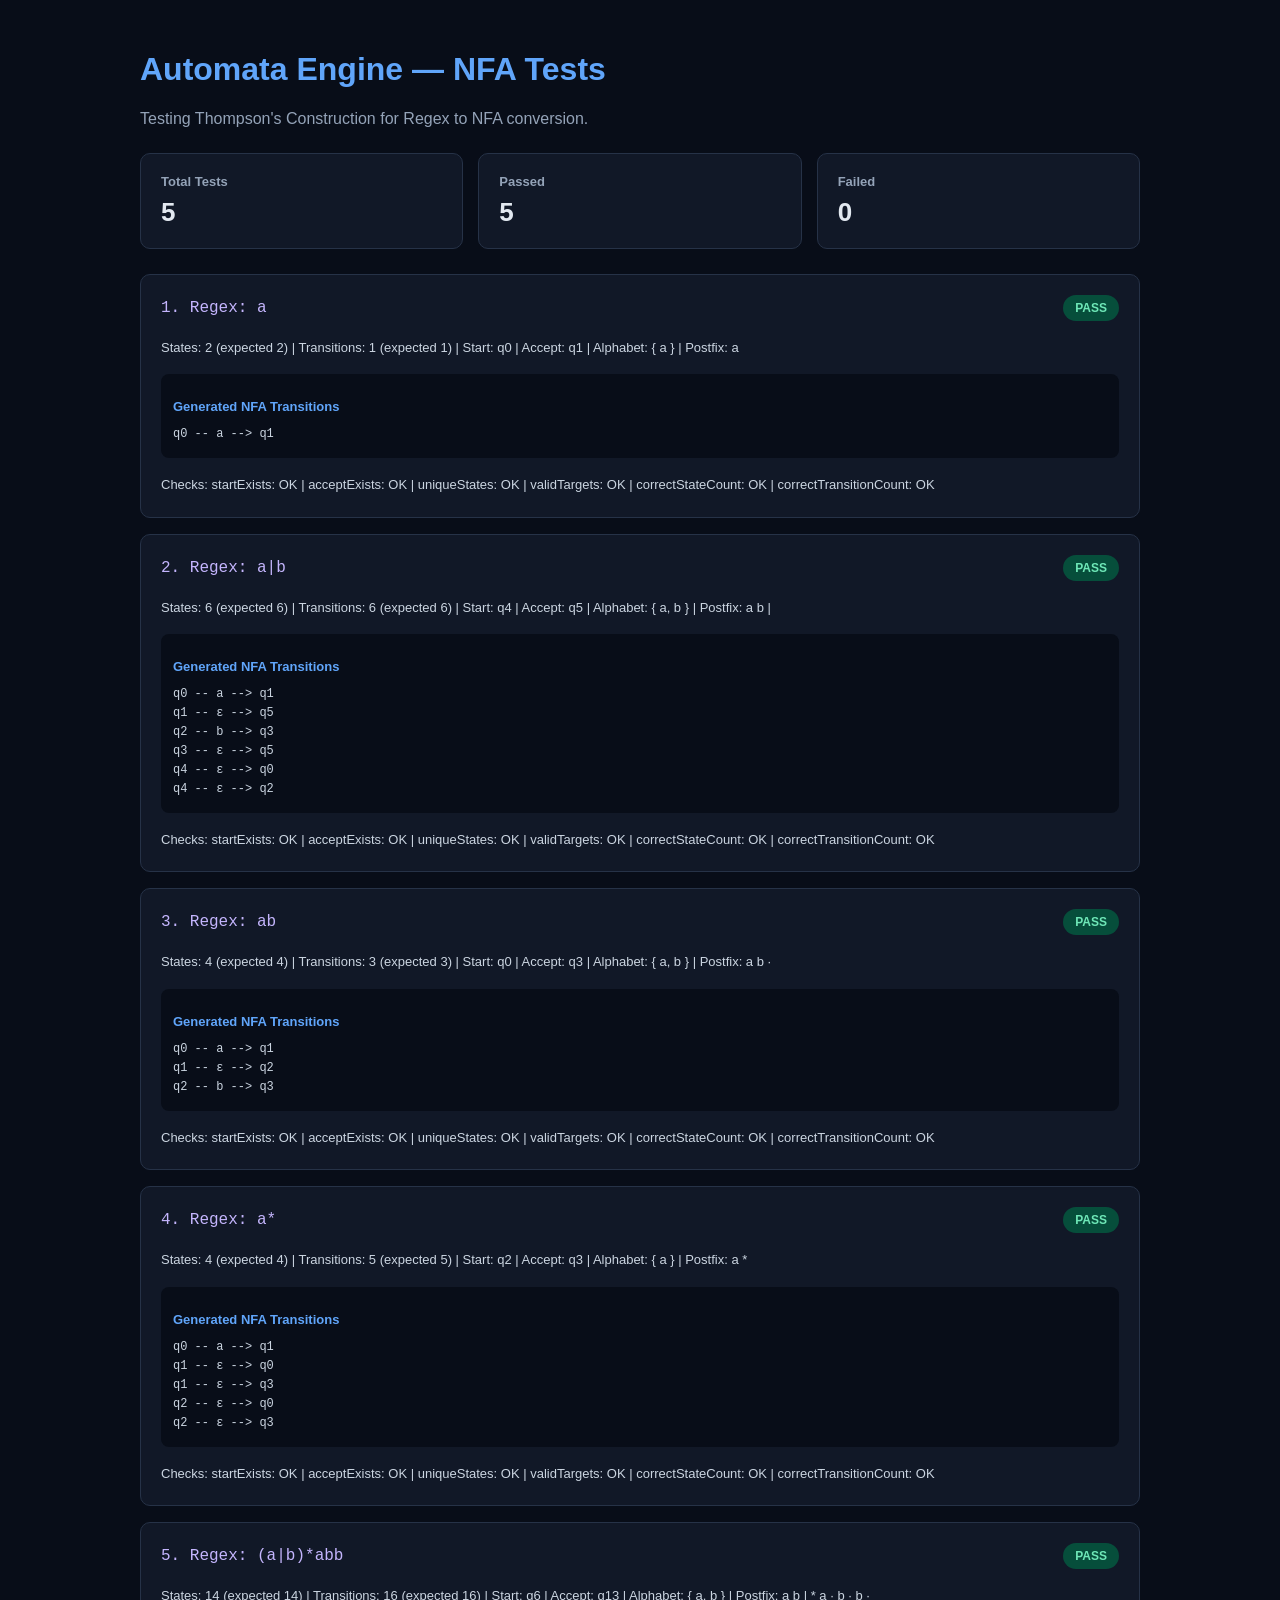
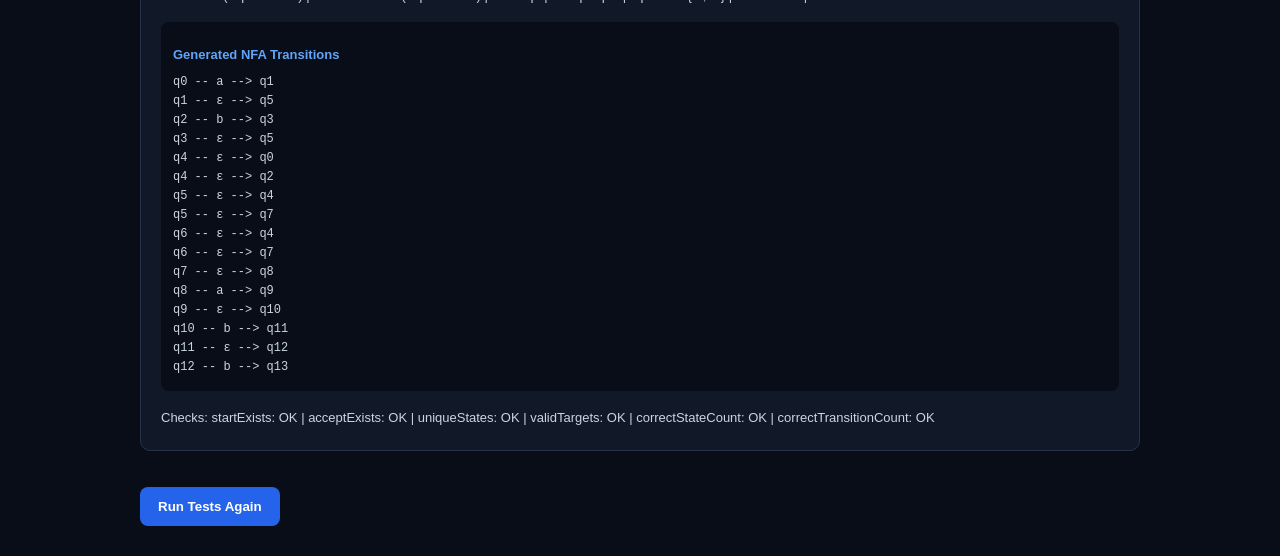
<file: frontend/automata-engine.html>
<!DOCTYPE html>
<html lang="en">
<head>
    <meta charset="UTF-8">
    <meta name="viewport" content="width=device-width, initial-scale=1.0">
    <title>CyberTrace - NFA Engine Tests</title>

    <style>
        * {
            box-sizing: border-box;
        }

        body {
            margin: 0;
            padding: 30px;
            background: #080d18;
            color: #e2e8f0;
            font-family: Arial, sans-serif;
        }

        .container {
            max-width: 1000px;
            margin: auto;
        }

        h1 {
            color: #60a5fa;
        }

        .subtitle {
            color: #94a3b8;
            margin-bottom: 25px;
        }

        .summary {
            display: flex;
            gap: 15px;
            flex-wrap: wrap;
            margin-bottom: 25px;
        }

        .summary-card {
            flex: 1;
            min-width: 150px;
            padding: 20px;
            background: #111827;
            border: 1px solid #263247;
            border-radius: 10px;
        }

        .summary-card h2 {
            margin: 0 0 8px;
            font-size: 13px;
            color: #94a3b8;
        }

        .summary-card p {
            margin: 0;
            font-size: 26px;
            font-weight: bold;
        }

        .test-card {
            margin-bottom: 16px;
            padding: 20px;
            background: #111827;
            border: 1px solid #263247;
            border-radius: 10px;
        }

        .test-header {
            display: flex;
            justify-content: space-between;
            gap: 15px;
            align-items: center;
            flex-wrap: wrap;
        }

        .pattern {
            color: #c4b5fd;
            font-family: monospace;
            font-size: 16px;
        }

        .status {
            padding: 6px 12px;
            border-radius: 20px;
            font-size: 12px;
            font-weight: bold;
        }

        .pass {
            background: #064e3b;
            color: #6ee7b7;
        }

        .fail {
            background: #7f1d1d;
            color: #fca5a5;
        }

        .details {
            margin-top: 15px;
            color: #cbd5e1;
            font-size: 13px;
            line-height: 1.8;
        }

        .transitions {
            margin-top: 15px;
            padding: 12px;
            background: #080d18;
            border-radius: 8px;
            overflow-x: auto;
        }

        .transitions h3 {
            font-size: 13px;
            color: #60a5fa;
        }

        .transition-line {
            font-family: monospace;
            font-size: 12px;
            color: #cbd5e1;
            margin: 5px 0;
            white-space: nowrap;
        }

        .error-text {
            color: #fca5a5;
        }

        .rerun-button {
            margin-top: 20px;
            padding: 12px 18px;
            background: #2563eb;
            color: white;
            border: none;
            border-radius: 8px;
            cursor: pointer;
            font-weight: bold;
        }

        .rerun-button:hover {
            background: #1d4ed8;
        }
    </style>
</head>

<body>
    <div class="container">
        <h1>Automata Engine — NFA Tests</h1>
        <p class="subtitle">
            Testing Thompson's Construction for Regex to NFA conversion.
        </p>

        <div class="summary">
            <div class="summary-card">
                <h2>Total Tests</h2>
                <p id="totalTests">0</p>
            </div>

            <div class="summary-card">
                <h2>Passed</h2>
                <p id="passedTests">0</p>
            </div>

            <div class="summary-card">
                <h2>Failed</h2>
                <p id="failedTests">0</p>
            </div>
        </div>

        <div id="testResults"></div>

        <button class="rerun-button" onclick="runTests()">
            Run Tests Again
        </button>
    </div>

    <script src="js/automata-engine.js"></script>

    <script>
        const testCases = [
            {
                pattern: "a",
                expectedStates: 2,
                expectedTransitions: 1
            },
            {
                pattern: "a|b",
                expectedStates: 6,
                expectedTransitions: 6
            },
            {
                pattern: "ab",
                expectedStates: 4,
                expectedTransitions: 3
            },
            {
                pattern: "a*",
                expectedStates: 4,
                expectedTransitions: 5
            },
            {
                pattern: "(a|b)*abb",
                expectedStates: 14,
                expectedTransitions: 16
            }
        ];

        function validateNFA(nfa, test) {
            const stateIds = nfa.states.map(state => state.id);
            const uniqueIds = new Set(stateIds);

            const startExists = uniqueIds.has(nfa.startState);
            const acceptExists = uniqueIds.has(nfa.acceptState);
            const uniqueStates = uniqueIds.size === nfa.states.length;

            const validTargets = nfa.states.every(state =>
                state.transitions.every(transition =>
                    uniqueIds.has(transition.to)
                )
            );

            const correctStateCount =
                nfa.stateCount === test.expectedStates;

            const correctTransitionCount =
                nfa.transitionCount === test.expectedTransitions;

            return {
                passed:
                    startExists &&
                    acceptExists &&
                    uniqueStates &&
                    validTargets &&
                    correctStateCount &&
                    correctTransitionCount,
                checks: {
                    startExists,
                    acceptExists,
                    uniqueStates,
                    validTargets,
                    correctStateCount,
                    correctTransitionCount
                }
            };
        }

        function createElement(tag, className, text) {
            const element = document.createElement(tag);

            if (className) {
                element.className = className;
            }

            if (text !== undefined) {
                element.textContent = text;
            }

            return element;
        }

        function displayTest(test, index, nfa, validation, error) {
            const card = createElement("div", "test-card");

            const header = createElement("div", "test-header");

            const pattern = createElement(
                "span",
                "pattern",
                `${index + 1}. Regex: ${test.pattern}`
            );

            const status = createElement(
                "span",
                `status ${validation.passed ? "pass" : "fail"}`,
                validation.passed ? "PASS" : "FAIL"
            );

            header.append(pattern, status);
            card.appendChild(header);

            const details = createElement("div", "details");

            if (error) {
                details.className = "details error-text";
                details.textContent = "Error: " + error;
                card.appendChild(details);
                return card;
            }

            details.textContent =
                `States: ${nfa.stateCount} (expected ${test.expectedStates}) | ` +
                `Transitions: ${nfa.transitionCount} (expected ${test.expectedTransitions}) | ` +
                `Start: q${nfa.startState} | Accept: q${nfa.acceptState} | ` +
                `Alphabet: { ${nfa.alphabet.join(", ")} } | ` +
                `Postfix: ${nfa.postfix}`;

            card.appendChild(details);

            const transitionBox = createElement(
                "div",
                "transitions"
            );

            transitionBox.appendChild(
                createElement("h3", "", "Generated NFA Transitions")
            );

            nfa.states.forEach(state => {
                state.transitions.forEach(transition => {
                    const symbol = transition.symbol === "ε"
                        ? "ε"
                        : transition.symbol;

                    const line = createElement(
                        "div",
                        "transition-line",
                        `q${state.id} -- ${symbol} --> q${transition.to}`
                    );

                    transitionBox.appendChild(line);
                });
            });

            card.appendChild(transitionBox);

            const checkBox = createElement("div", "details");
            checkBox.textContent =
                "Checks: " +
                Object.entries(validation.checks)
                    .map(([name, passed]) =>
                        `${name}: ${passed ? "OK" : "FAILED"}`
                    )
                    .join(" | ");

            card.appendChild(checkBox);

            return card;
        }

        function runTests() {
            const resultsContainer = document.getElementById("testResults");

            resultsContainer.replaceChildren();

            let passed = 0;
            let failed = 0;

            testCases.forEach((test, index) => {
                let nfa = null;
                let validation = {
                    passed: false,
                    checks: {}
                };
                let error = null;

                try {
                    nfa = AutomataEngine.convertRegexToNFA(test.pattern);
                    validation = validateNFA(nfa, test);

                    if (validation.passed) {
                        passed++;
                    } else {
                        failed++;
                    }
                } catch (err) {
                    failed++;
                    error = err.message;
                }

                resultsContainer.appendChild(
                    displayTest(test, index, nfa, validation, error)
                );
            });

            document.getElementById("totalTests").textContent =
                testCases.length;

            document.getElementById("passedTests").textContent =
                passed;

            document.getElementById("failedTests").textContent =
                failed;
        }

        runTests();
    </script>
</body>
</html>
</file>
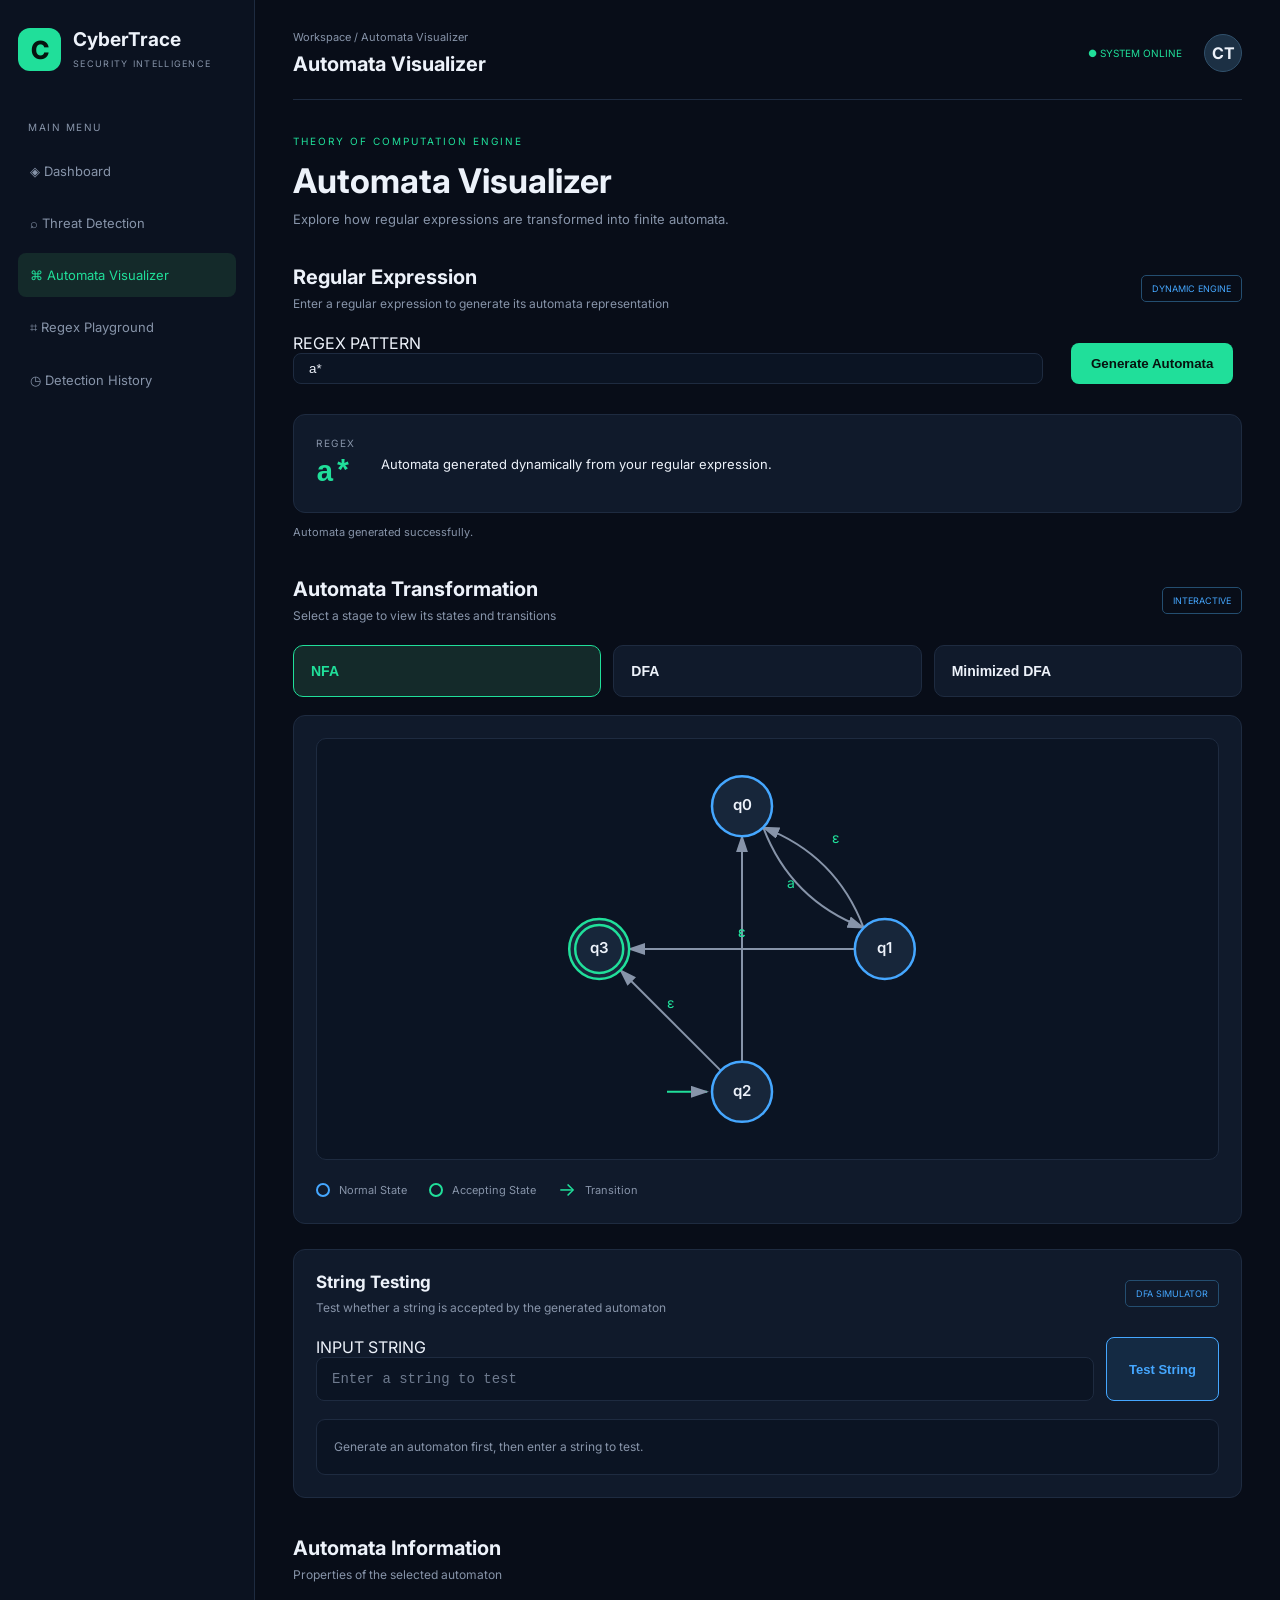
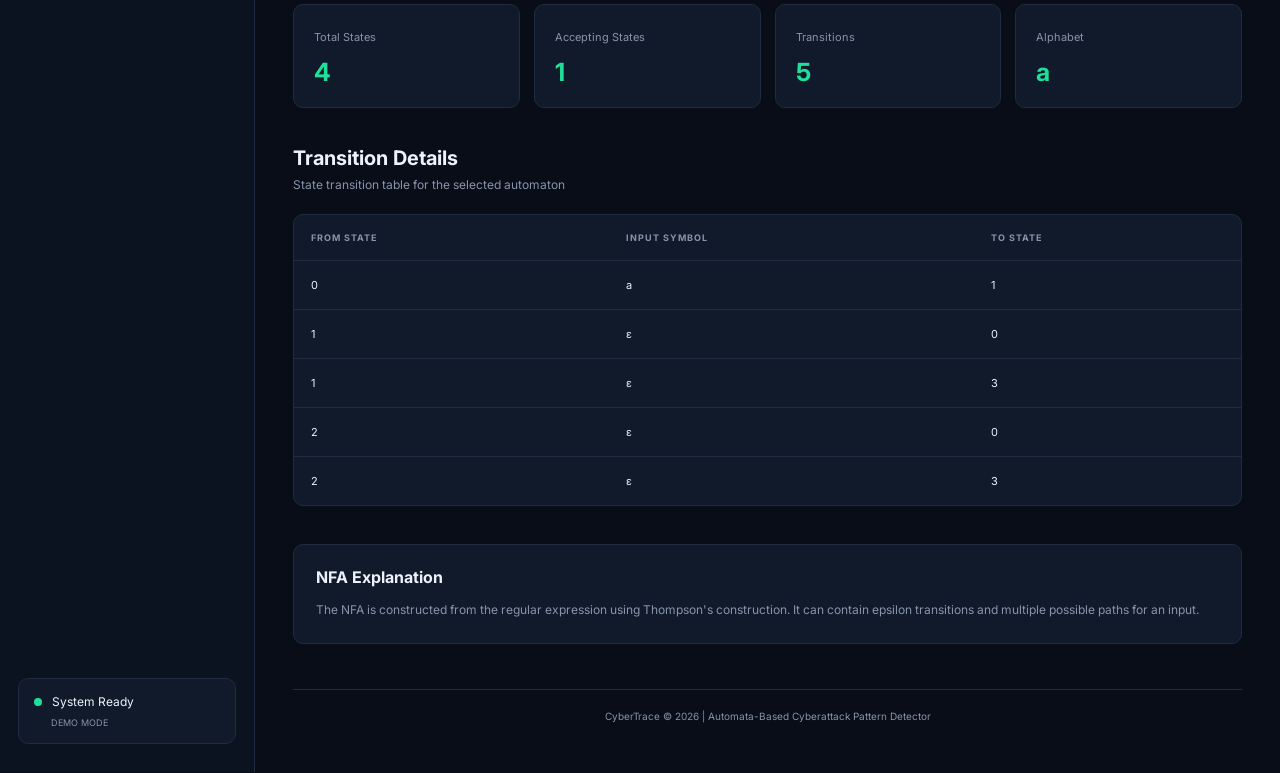
<file: frontend/automata.html>
<!DOCTYPE html>
<html lang="en">

<head>
    <meta charset="UTF-8">
    <meta name="viewport" content="width=device-width, initial-scale=1.0">
    <title>CyberTrace | Automata Visualizer</title>
    <link rel="stylesheet" href="css/style.css">
    <link rel="stylesheet" href="css/automata.css">
</head>

<body>

<div class="app">

    <aside class="sidebar">

        <div class="brand">
            <div class="brand-icon">C</div>
            <div>
                <h2>CyberTrace</h2>
                <span>SECURITY INTELLIGENCE</span>
            </div>
        </div>

        <div class="nav-label">MAIN MENU</div>

        <nav>
            <a href="index.html" class="nav-link">◈ Dashboard</a>
            <a href="index.html" class="nav-link">⌕ Threat Detection</a>
            <a href="automata.html" class="nav-link active">⌘ Automata Visualizer</a>
            <a href="index.html#regex" class="nav-link">⌗ Regex Playground</a>
            <a href="#" class="nav-link">◷ Detection History</a>
        </nav>

        <div class="sidebar-bottom">
            <div class="system-status">
                <span class="status-dot"></span>
                System Ready
                <small>DEMO MODE</small>
            </div>
        </div>

    </aside>

    <main class="main-content">

        <header class="topbar">
            <div>
                <p class="breadcrumb">Workspace / Automata Visualizer</p>
                <h2>Automata Visualizer</h2>
            </div>

            <div class="topbar-right">
                <span class="online-indicator">● SYSTEM ONLINE</span>
                <div class="profile">CT</div>
            </div>
        </header>

        <section class="automata-welcome">
            <p class="eyebrow">THEORY OF COMPUTATION ENGINE</p>
            <h1>Automata Visualizer</h1>
            <p>Explore how regular expressions are transformed into finite automata.</p>
        </section>

        <!-- REGEX INPUT -->

        <section class="section regex-input-section">

            <div class="section-heading">
                <div>
                    <h2>Regular Expression</h2>
                    <p>Enter a regular expression to generate its automata representation</p>
                </div>
                <span class="demo-tag">DYNAMIC ENGINE</span>
            </div>

            <div class="regex-controls">

                <div class="regex-input-wrapper">
                    <label for="regexInput">REGEX PATTERN</label>

                    <input
                        type="text"
                        id="regexInput"
                        value="a*"
                        placeholder="Enter regex (e.g. (a|b)*abb)"
                        autocomplete="off"
                        spellcheck="false"
                    >
                </div>

                <button id="generateAutomataBtn" class="scan-button" type="button">
                    Generate Automata
                </button>

            </div>

            <div class="regex-display">
                <div class="regex-value">
                    <span>REGEX</span>
                    <strong id="regexValue">a*</strong>
                </div>

                <div class="regex-description" id="regexDescription">
                    Enter a regular expression and generate its NFA, DFA and minimized DFA.
                </div>
            </div>

            <p class="automata-note" id="automataStatus" role="status">
                Ready to generate automata.
            </p>

        </section>

        <!-- AUTOMATA TRANSFORMATION -->

        <section class="section">

            <div class="section-heading">
                <div>
                    <h2>Automata Transformation</h2>
                    <p>Select a stage to view its states and transitions</p>
                </div>
                <span class="demo-tag">INTERACTIVE</span>
            </div>

            <div class="automata-tabs">

                <button class="automata-tab active" data-type="nfa" type="button">
                    NFA
                </button>

                <button class="automata-tab" data-type="dfa" type="button">
                    DFA
                </button>

                <button class="automata-tab" data-type="minimized" type="button">
                    Minimized DFA
                </button>

            </div>

            <div class="automata-panel">

                <div class="automata-canvas" id="automataCanvas">
                </div>

                <div class="automata-legend">
                    <div>
                        <span class="legend-state normal-state"></span>
                        Normal State
                    </div>

                    <div>
                        <span class="legend-state accepting-state"></span>
                        Accepting State
                    </div>

                    <div>
                        <span class="legend-arrow">→</span>
                        Transition
                    </div>
                </div>

            </div>

        </section>

        <!-- STRING TESTING -->

        <section class="section string-testing-section">

            <div class="section-heading">
                <div>
                    <h2>String Testing</h2>
                    <p>Test whether a string is accepted by the generated automaton</p>
                </div>
                <span class="demo-tag">DFA SIMULATOR</span>
            </div>

            <div class="string-test-controls">

                <div class="string-input-wrapper">
                    <label for="testStringInput">INPUT STRING</label>

                    <input
                        type="text"
                        id="testStringInput"
                        placeholder="Enter a string to test"
                        autocomplete="off"
                        spellcheck="false"
                    >
                </div>

                <button id="testStringBtn" class="scan-button" type="button">
                    Test String
                </button>

            </div>

            <div id="stringTestResult" class="string-test-result" role="status">
                <p>Generate an automaton first, then enter a string to test.</p>
            </div>

            <div id="stringTraceSection" class="string-trace-section">

                <h3>Transition Trace</h3>

                <div id="stringTrace" class="string-trace">
                </div>

            </div>

        </section>

        <!-- AUTOMATA INFORMATION -->

        <section class="section">

            <div class="section-heading">
                <div>
                    <h2>Automata Information</h2>
                    <p>Properties of the selected automaton</p>
                </div>
            </div>

            <div class="automata-stats">

                <div class="automata-stat">
                    <span>Total States</span>
                    <strong id="stateCount">0</strong>
                </div>

                <div class="automata-stat">
                    <span>Accepting States</span>
                    <strong id="acceptingCount">0</strong>
                </div>

                <div class="automata-stat">
                    <span>Transitions</span>
                    <strong id="transitionCount">0</strong>
                </div>

                <div class="automata-stat">
                    <span>Alphabet</span>
                    <strong id="alphabetValue">—</strong>
                </div>

            </div>

        </section>

        <!-- TRANSITION TABLE -->

        <section class="section">

            <div class="section-heading">
                <div>
                    <h2>Transition Details</h2>
                    <p>State transition table for the selected automaton</p>
                </div>
            </div>

            <div class="table-container">
                <table>
                    <thead>
                        <tr>
                            <th>FROM STATE</th>
                            <th>INPUT SYMBOL</th>
                            <th>TO STATE</th>
                        </tr>
                    </thead>

                    <tbody id="transitionTableBody"></tbody>
                </table>
            </div>

        </section>

        <!-- EXPLANATION -->

        <section class="section automata-explanation">

            <h2 id="explanationTitle">How the NFA works</h2>

            <p id="explanationText">
                Enter a regular expression and generate its automata to see how the transformation works.
            </p>

        </section>

        <footer>
            CyberTrace © 2026 | Automata-Based Cyberattack Pattern Detector
        </footer>

    </main>

</div>

<!-- AUTOMATA ALGORITHMS: LOAD IN DEPENDENCY ORDER -->

<script src="js/automata-engine.js"></script>
<script src="js/dfa-minimizer.js"></script>
<script src="js/visualizer.js"></script>
<script src="js/string-simulator.js"></script>
<script src="js/automata.js"></script>

</body>
</html>
</file>
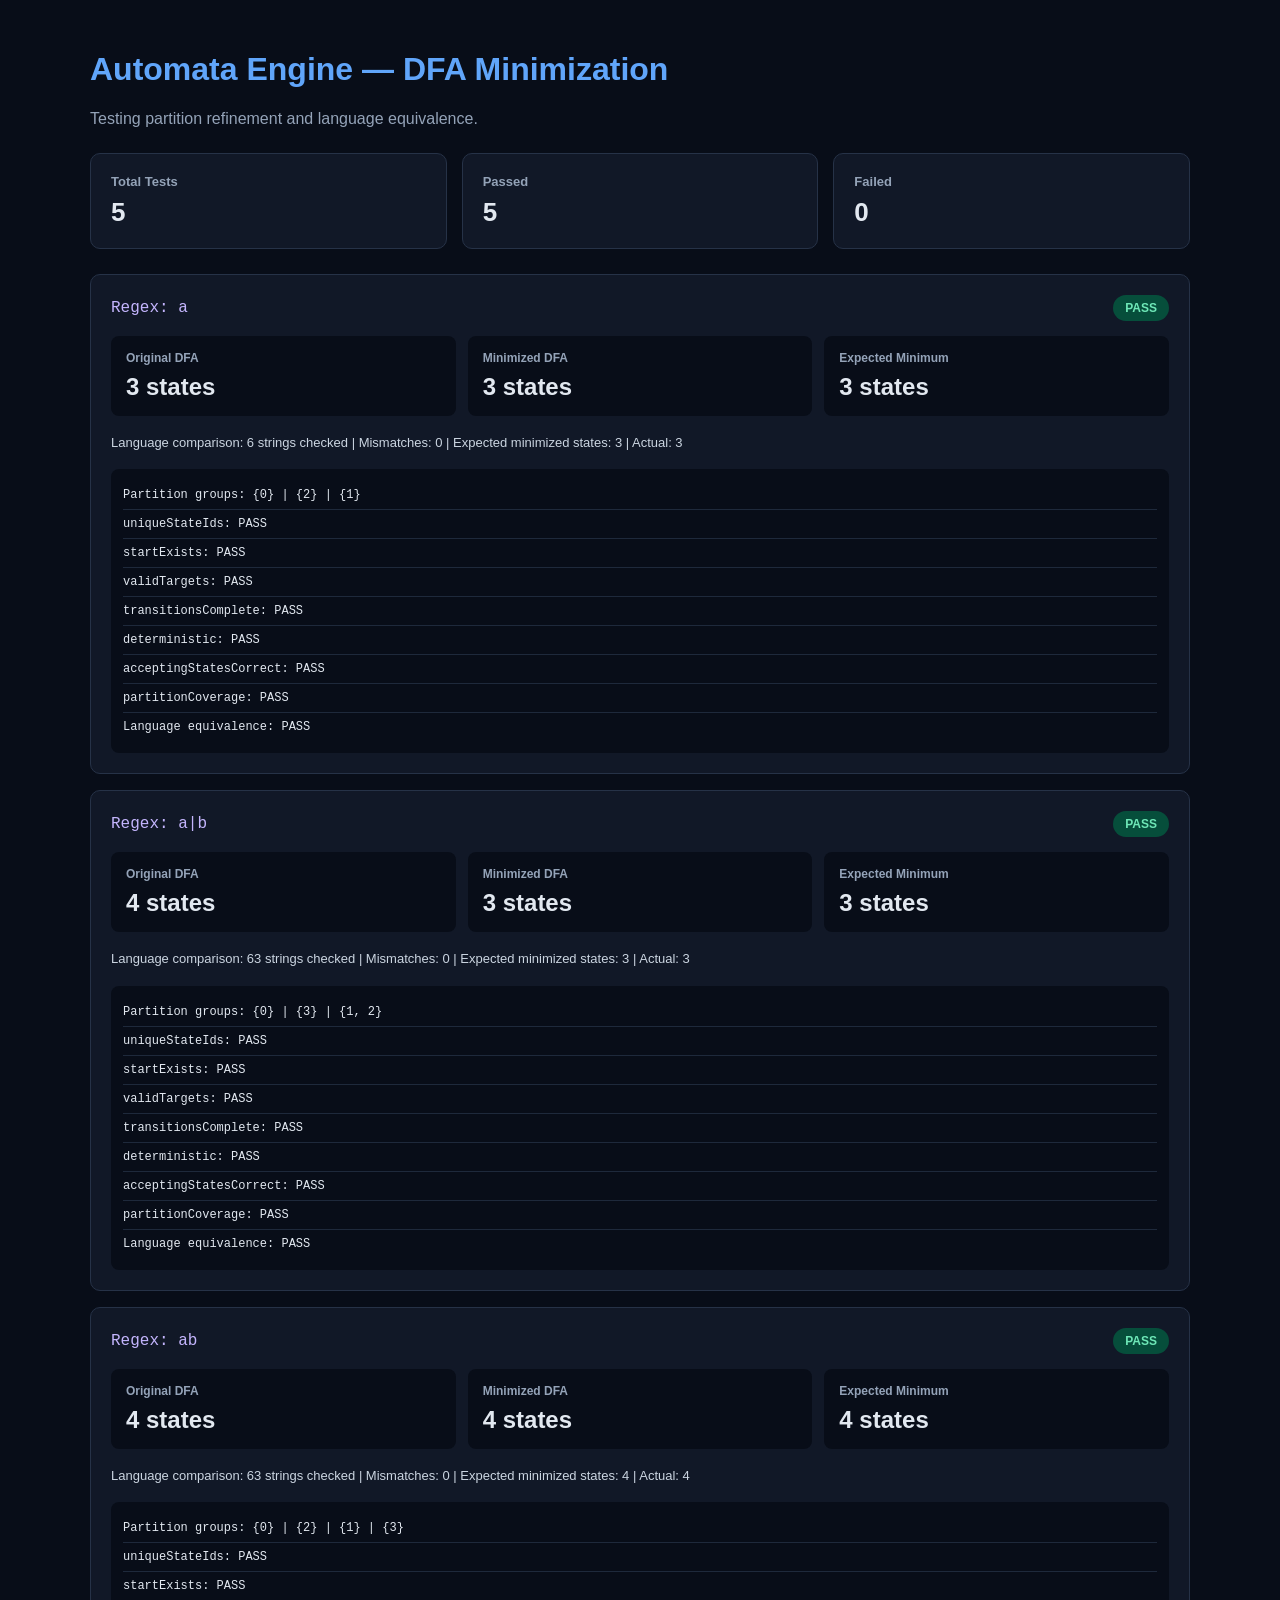
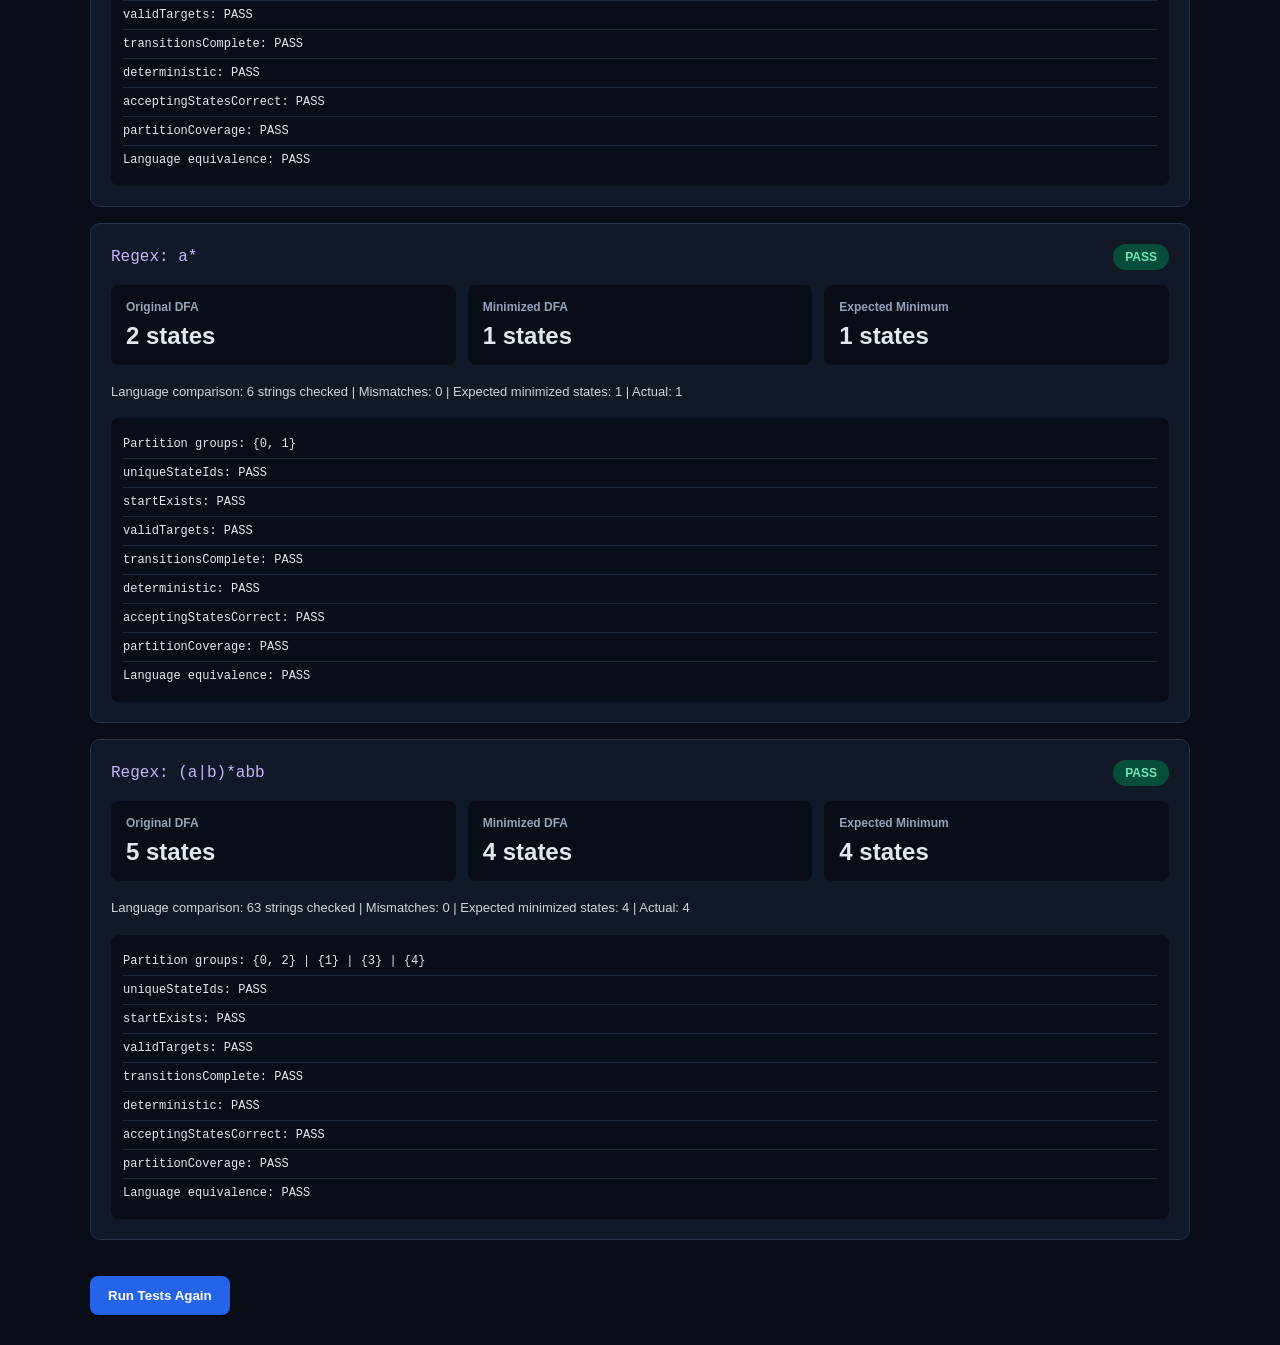
<file: frontend/dfa-minimizer-test.html>
<!DOCTYPE html>
<html lang="en">
<head>
    <meta charset="UTF-8">
    <meta name="viewport" content="width=device-width, initial-scale=1.0">
    <title>CyberTrace - DFA Minimization Tests</title>

    <style>
        * {
            box-sizing: border-box;
        }

        body {
            margin: 0;
            padding: 30px;
            background: #080d18;
            color: #e2e8f0;
            font-family: Arial, sans-serif;
        }

        .container {
            max-width: 1100px;
            margin: auto;
        }

        h1 {
            color: #60a5fa;
        }

        .subtitle {
            color: #94a3b8;
            margin-bottom: 25px;
        }

        .summary {
            display: flex;
            gap: 15px;
            flex-wrap: wrap;
            margin-bottom: 25px;
        }

        .summary-card {
            flex: 1;
            min-width: 150px;
            padding: 20px;
            background: #111827;
            border: 1px solid #263247;
            border-radius: 10px;
        }

        .summary-card h2 {
            margin: 0 0 8px;
            font-size: 13px;
            color: #94a3b8;
        }

        .summary-card p {
            margin: 0;
            font-size: 26px;
            font-weight: bold;
        }

        .test-card {
            margin-bottom: 16px;
            padding: 20px;
            background: #111827;
            border: 1px solid #263247;
            border-radius: 10px;
        }

        .test-header {
            display: flex;
            justify-content: space-between;
            gap: 15px;
            align-items: center;
            flex-wrap: wrap;
        }

        .pattern {
            color: #c4b5fd;
            font-family: monospace;
            font-size: 16px;
        }

        .status {
            padding: 6px 12px;
            border-radius: 20px;
            font-size: 12px;
            font-weight: bold;
        }

        .pass {
            background: #064e3b;
            color: #6ee7b7;
        }

        .fail {
            background: #7f1d1d;
            color: #fca5a5;
        }

        .details {
            margin-top: 15px;
            color: #cbd5e1;
            font-size: 13px;
            line-height: 1.8;
        }

        .comparison {
            display: flex;
            gap: 12px;
            flex-wrap: wrap;
            margin-top: 15px;
        }

        .comparison-card {
            flex: 1;
            min-width: 180px;
            padding: 15px;
            background: #080d18;
            border-radius: 8px;
        }

        .comparison-card h3 {
            margin: 0 0 8px;
            font-size: 12px;
            color: #94a3b8;
        }

        .comparison-card p {
            margin: 0;
            font-size: 24px;
            font-weight: bold;
        }

        .samples {
            margin-top: 15px;
            padding: 12px;
            background: #080d18;
            border-radius: 8px;
        }

        .sample-line {
            padding: 7px 0;
            font-family: monospace;
            font-size: 12px;
            border-bottom: 1px solid #1e293b;
            overflow-wrap: anywhere;
        }

        .sample-line:last-child {
            border-bottom: none;
        }

        .rerun-button {
            margin-top: 20px;
            padding: 12px 18px;
            background: #2563eb;
            color: white;
            border: none;
            border-radius: 8px;
            cursor: pointer;
            font-weight: bold;
        }

        .rerun-button:hover {
            background: #1d4ed8;
        }
    </style>
</head>

<body>
    <div class="container">
        <h1>Automata Engine — DFA Minimization</h1>

        <p class="subtitle">
            Testing partition refinement and language equivalence.
        </p>

        <div class="summary">
            <div class="summary-card">
                <h2>Total Tests</h2>
                <p id="totalTests">0</p>
            </div>

            <div class="summary-card">
                <h2>Passed</h2>
                <p id="passedTests">0</p>
            </div>

            <div class="summary-card">
                <h2>Failed</h2>
                <p id="failedTests">0</p>
            </div>
        </div>

        <div id="testResults"></div>

        <button class="rerun-button" onclick="runTests()">
            Run Tests Again
        </button>
    </div>

    <script src="js/automata-engine.js"></script>
    <script src="js/dfa-minimizer.js"></script>

    <script>
        const testCases = [
            {
                pattern: "a",
                expectedMinStates: 3
            },
            {
                pattern: "a|b",
                expectedMinStates: 3
            },
            {
                pattern: "ab",
                expectedMinStates: 4
            },
            {
                pattern: "a*",
                expectedMinStates: 1
            },
            {
                pattern: "(a|b)*abb",
                expectedMinStates: 4
            }
        ];

        function runDFA(dfa, input) {
            let currentState = dfa.startState;

            for (const symbol of input) {
                const state = dfa.states.find(
                    item => item.id === currentState
                );

                if (!state) {
                    return false;
                }

                const transition = state.transitions.find(
                    item => item.symbol === symbol
                );

                if (!transition) {
                    return false;
                }

                currentState = transition.to;
            }

            const finalState = dfa.states.find(
                item => item.id === currentState
            );

            return finalState ? finalState.isAccepting : false;
        }

        function generateStrings(alphabet, maxLength) {
            const strings = [""];
            let currentLevel = [""];

            for (let length = 1; length <= maxLength; length++) {
                const nextLevel = [];

                for (const prefix of currentLevel) {
                    for (const symbol of alphabet) {
                        nextLevel.push(prefix + symbol);
                    }
                }

                strings.push(...nextLevel);
                currentLevel = nextLevel;
            }

            return strings;
        }

        function validateMinimizedDFA(original, minimized) {
            const stateIds = minimized.states.map(
                state => state.id
            );

            const uniqueStateIds =
                new Set(stateIds).size === stateIds.length;

            const startExists = stateIds.includes(
                minimized.startState
            );

            const validTargets = minimized.transitions.every(
                transition =>
                    stateIds.includes(transition.from) &&
                    stateIds.includes(transition.to)
            );

            const transitionsComplete = minimized.states.every(
                state =>
                    state.transitions.length === minimized.alphabet.length
            );

            const deterministic = minimized.states.every(state => {
                const symbols = state.transitions.map(
                    transition => transition.symbol
                );

                return new Set(symbols).size === symbols.length;
            });

            const acceptingStatesCorrect = minimized.states.every(
                state =>
                    state.isAccepting ===
                    minimized.acceptingStates.includes(state.id)
        );

            const partitionCoverage = (() => {
                const originalIds = original.states.map(
                    state => state.id
                );

                const flattened = minimized.partitions.flat();

                return (
                    flattened.length === originalIds.length &&
                    new Set(flattened).size === originalIds.length &&
                    originalIds.every(id => flattened.includes(id))
                );
            })();

            const checks = {
                uniqueStateIds,
                startExists,
                validTargets,
                transitionsComplete,
                deterministic,
                acceptingStatesCorrect,
                partitionCoverage
            };

            return {
                checks,
                passed: Object.values(checks).every(Boolean)
            };
        }

        function createElement(tag, className, text) {
            const element = document.createElement(tag);

            if (className) {
                element.className = className;
            }

            if (text !== undefined) {
                element.textContent = text;
            }

            return element;
        }

        function displayTest(test, original, minimized, validation, equivalence, error) {
            const card = createElement("div", "test-card");

            const header = createElement("div", "test-header");

            header.append(
                createElement(
                    "span",
                    "pattern",
                    `Regex: ${test.pattern}`
                )
            );

            const passed = !error &&
                validation.passed &&
                equivalence.passed &&
                minimized.stateCount === test.expectedMinStates;

            header.append(
                createElement(
                    "span",
                    `status ${passed ? "pass" : "fail"}`,
                    passed ? "PASS" : "FAIL"
                )
            );

            card.appendChild(header);

            if (error) {
                card.appendChild(
                    createElement("div", "details", "Error: " + error)
                );

                return {
                    element: card,
                    passed: false
                };
            }

            const comparison = createElement(
                "div",
                "comparison"
            );

            const originalCard = createElement(
                "div",
                "comparison-card"
            );

            originalCard.append(
                createElement("h3", "", "Original DFA"),
                createElement(
                    "p",
                    "",
                    `${original.stateCount} states`
                )
            );

            const minimizedCard = createElement(
                "div",
                "comparison-card"
            );

            minimizedCard.append(
                createElement("h3", "", "Minimized DFA"),
                createElement(
                    "p",
                    "",
                    `${minimized.stateCount} states`
                )
            );

            const expectedCard = createElement(
                "div",
                "comparison-card"
            );

            expectedCard.append(
                createElement("h3", "", "Expected Minimum"),
                createElement(
                    "p",
                    "",
                    `${test.expectedMinStates} states`
                )
            );

            comparison.append(
                originalCard,
                minimizedCard,
                expectedCard
            );

            card.appendChild(comparison);

            const alphabet = original.alphabet;
            const allStrings = generateStrings(alphabet, 5);

            const mismatches = allStrings.filter(input =>
                runDFA(original, input) !==
                runDFA(minimized, input)
            );

            card.appendChild(
                createElement(
                    "div",
                    "details",
                    `Language comparison: ${allStrings.length} strings checked | ` +
                    `Mismatches: ${mismatches.length} | ` +
                    `Expected minimized states: ${test.expectedMinStates} | ` +
                    `Actual: ${minimized.stateCount}`
                )
            );

            const sampleBox = createElement("div", "samples");

            sampleBox.appendChild(
                createElement(
                    "div",
                    "sample-line",
                    "Partition groups: " +
                    minimized.partitions.map(
                        partition => `{${partition.join(", ")}}`
                    ).join(" | ")
                )
            );

            Object.entries(validation.checks).forEach(
                ([name, result]) => {
                    sampleBox.appendChild(
                        createElement(
                            "div",
                            "sample-line",
                            `${name}: ${result ? "PASS" : "FAIL"}`
                        )
                    );
                }
            );

            sampleBox.appendChild(
                createElement(
                    "div",
                    "sample-line",
                    `Language equivalence: ${equivalence.passed ? "PASS" : "FAIL"}`
                )
            );

            if (mismatches.length > 0) {
                sampleBox.appendChild(
                    createElement(
                        "div",
                        "sample-line",
                        "Mismatched inputs: " + mismatches.join(", ")
                    )
                );
            }

            card.appendChild(sampleBox);

            return {
                element: card,
                passed
            };
        }

        function runTests() {
            const resultsContainer =
                document.getElementById("testResults");

            resultsContainer.replaceChildren();

            let passed = 0;
            let failed = 0;

            testCases.forEach(test => {
                let original;
                let minimized;
                let validation = {
                    passed: false,
                    checks: {}
                };
                let equivalence = {
                    passed: false
                };
                let error = null;

                try {
                    const conversion =
                        AutomataEngine.convertRegexToDFA(test.pattern);

                    original = conversion.dfa;

                    minimized =
                        DFAMinimizer.minimizeDFA(original);

                    validation =
                        validateMinimizedDFA(original, minimized);

                    const allStrings = generateStrings(
                        original.alphabet,
                        5
                    );

                    equivalence = {
                        passed: allStrings.every(input =>
                            runDFA(original, input) ===
                            runDFA(minimized, input)
                        )
                    };
                } catch (err) {
                    error = err.message;
                }

                const result = displayTest(
                    test,
                    original,
                    minimized,
                    validation,
                    equivalence,
                    error
                );

                resultsContainer.appendChild(result.element);

                if (result.passed) {
                    passed++;
                } else {
                    failed++;
                }
            });

            document.getElementById("totalTests").textContent =
                testCases.length;

            document.getElementById("passedTests").textContent =
                passed;

            document.getElementById("failedTests").textContent =
                failed;
        }

        runTests();
    </script>
</body>
</html>
</file>
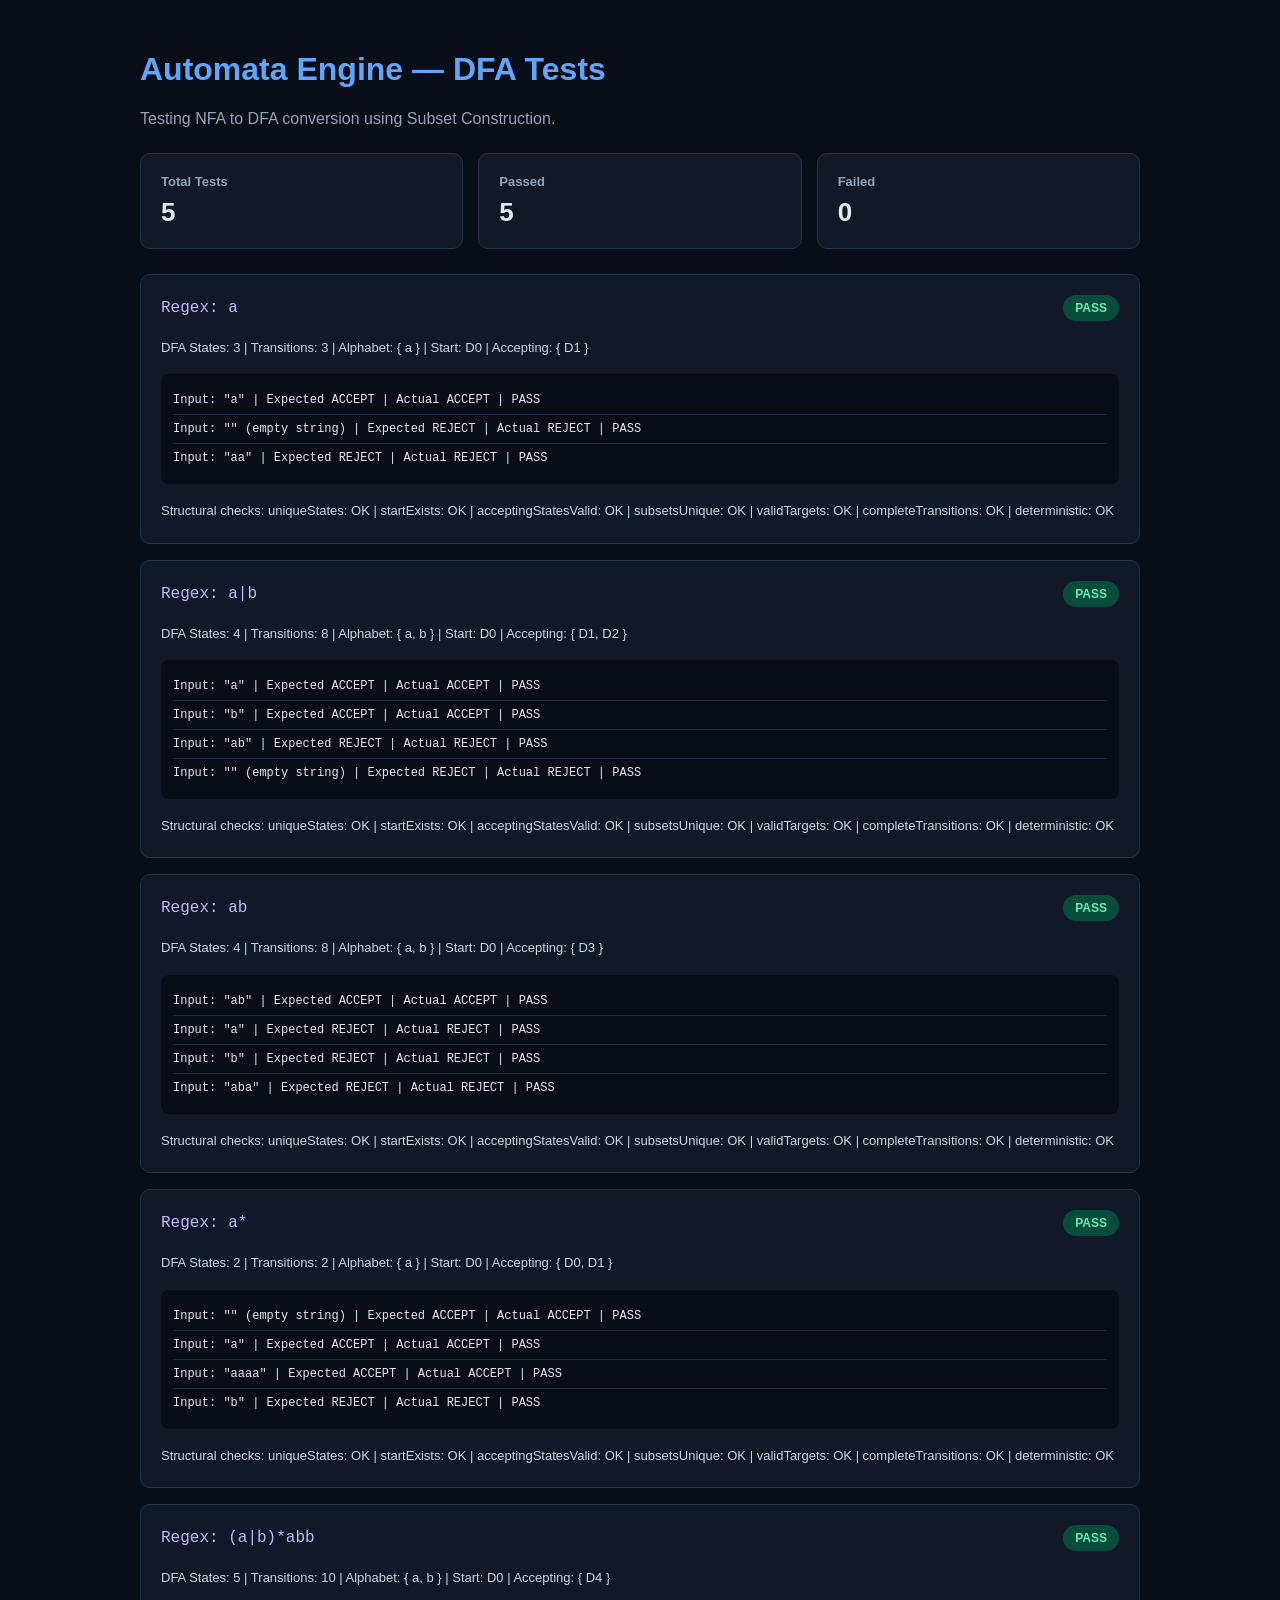
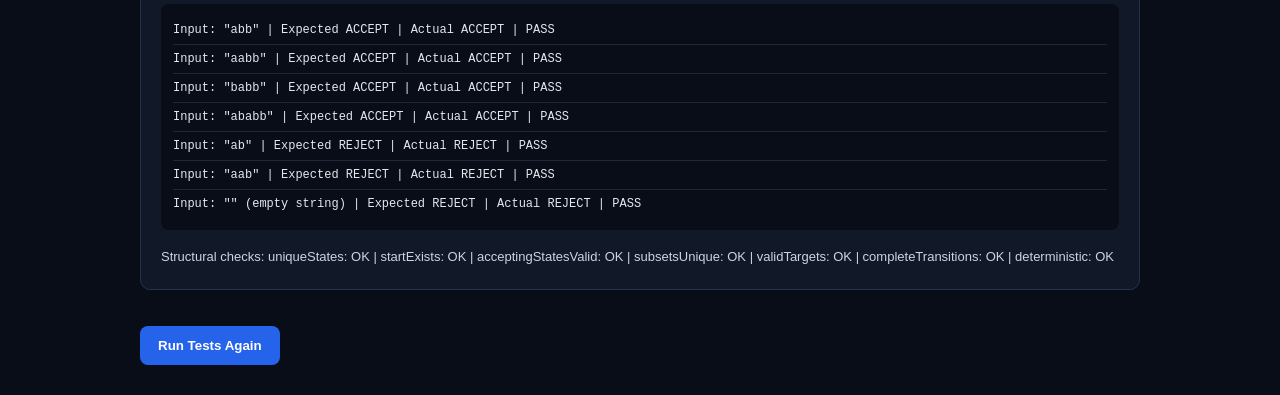
<file: frontend/dfa-test.html>
<!DOCTYPE html>
<html lang="en">
<head>
    <meta charset="UTF-8">
    <meta name="viewport" content="width=device-width, initial-scale=1.0">
    <title>CyberTrace - DFA Tests</title>

    <style>
        * {
            box-sizing: border-box;
        }

        body {
            margin: 0;
            padding: 30px;
            background: #080d18;
            color: #e2e8f0;
            font-family: Arial, sans-serif;
        }

        .container {
            max-width: 1000px;
            margin: auto;
        }

        h1 {
            color: #60a5fa;
        }

        .subtitle {
            color: #94a3b8;
            margin-bottom: 25px;
        }

        .summary {
            display: flex;
            gap: 15px;
            flex-wrap: wrap;
            margin-bottom: 25px;
        }

        .summary-card {
            flex: 1;
            min-width: 150px;
            padding: 20px;
            background: #111827;
            border: 1px solid #263247;
            border-radius: 10px;
        }

        .summary-card h2 {
            margin: 0 0 8px;
            font-size: 13px;
            color: #94a3b8;
        }

        .summary-card p {
            margin: 0;
            font-size: 26px;
            font-weight: bold;
        }

        .test-card {
            margin-bottom: 16px;
            padding: 20px;
            background: #111827;
            border: 1px solid #263247;
            border-radius: 10px;
        }

        .test-header {
            display: flex;
            justify-content: space-between;
            gap: 15px;
            align-items: center;
            flex-wrap: wrap;
        }

        .pattern {
            color: #c4b5fd;
            font-family: monospace;
            font-size: 16px;
        }

        .status {
            padding: 6px 12px;
            border-radius: 20px;
            font-size: 12px;
            font-weight: bold;
        }

        .pass {
            background: #064e3b;
            color: #6ee7b7;
        }

        .fail {
            background: #7f1d1d;
            color: #fca5a5;
        }

        .details {
            margin-top: 15px;
            color: #cbd5e1;
            font-size: 13px;
            line-height: 1.8;
        }

        .samples {
            margin-top: 15px;
            padding: 12px;
            background: #080d18;
            border-radius: 8px;
        }

        .sample-line {
            display: flex;
            justify-content: space-between;
            gap: 15px;
            padding: 7px 0;
            font-family: monospace;
            font-size: 12px;
            border-bottom: 1px solid #1e293b;
        }

        .sample-line:last-child {
            border-bottom: none;
        }

        .rerun-button {
            margin-top: 20px;
            padding: 12px 18px;
            background: #2563eb;
            color: white;
            border: none;
            border-radius: 8px;
            cursor: pointer;
            font-weight: bold;
        }

        .rerun-button:hover {
            background: #1d4ed8;
        }
    </style>
</head>

<body>
    <div class="container">
        <h1>Automata Engine — DFA Tests</h1>

        <p class="subtitle">
            Testing NFA to DFA conversion using Subset Construction.
        </p>

        <div class="summary">
            <div class="summary-card">
                <h2>Total Tests</h2>
                <p id="totalTests">0</p>
            </div>

            <div class="summary-card">
                <h2>Passed</h2>
                <p id="passedTests">0</p>
            </div>

            <div class="summary-card">
                <h2>Failed</h2>
                <p id="failedTests">0</p>
            </div>
        </div>

        <div id="testResults"></div>

        <button class="rerun-button" onclick="runTests()">
            Run Tests Again
        </button>
    </div>

    <script src="js/automata-engine.js"></script>

    <script>
        const testCases = [
            {
                pattern: "a",
                samples: [
                    { input: "a", expected: true },
                    { input: "", expected: false },
                    { input: "aa", expected: false }
                ]
            },
            {
                pattern: "a|b",
                samples: [
                    { input: "a", expected: true },
                    { input: "b", expected: true },
                    { input: "ab", expected: false },
                    { input: "", expected: false }
                ]
            },
            {
                pattern: "ab",
                samples: [
                    { input: "ab", expected: true },
                    { input: "a", expected: false },
                    { input: "b", expected: false },
                    { input: "aba", expected: false }
                ]
            },
            {
                pattern: "a*",
                samples: [
                    { input: "", expected: true },
                    { input: "a", expected: true },
                    { input: "aaaa", expected: true },
                    { input: "b", expected: false }
                ]
            },
            {
                pattern: "(a|b)*abb",
                samples: [
                    { input: "abb", expected: true },
                    { input: "aabb", expected: true },
                    { input: "babb", expected: true },
                    { input: "ababb", expected: true },
                    { input: "ab", expected: false },
                    { input: "aab", expected: false },
                    { input: "", expected: false }
                ]
            }
        ];

        function runDFA(dfa, input) {
            let currentState = dfa.startState;

            for (const symbol of input) {
                const state = dfa.states[currentState];

                const transition = state.transitions.find(
                    item => item.symbol === symbol
                );

                if (!transition) {
                    return false;
                }

                currentState = transition.to;
            }

            return dfa.states[currentState].isAccepting;
        }

        function validateDFA(dfa) {
            const stateIds = dfa.states.map(state => state.id);
            const uniqueIds = new Set(stateIds);

            const uniqueStates =
                uniqueIds.size === dfa.states.length;

            const startExists =
                uniqueIds.has(dfa.startState);

            const acceptingStatesValid =
                dfa.states.every(state =>
                    state.isAccepting ===
                    dfa.acceptingStates.includes(state.id)
                );

            const uniqueSubsets = new Set(
                dfa.states.map(state =>
                    state.subset.join(",")
                )
            );

            const subsetsUnique =
                uniqueSubsets.size === dfa.states.length;

            const validTargets = dfa.transitions.every(
                transition =>
                    uniqueIds.has(transition.from) &&
                    uniqueIds.has(transition.to)
            );

            const completeTransitions = dfa.states.every(
                state =>
                    state.transitions.length === dfa.alphabet.length
            );

            const deterministic = dfa.states.every(state => {
                const symbols = state.transitions.map(
                    transition => transition.symbol
                );

                return new Set(symbols).size === symbols.length;
            });

            return {
                passed:
                    uniqueStates &&
                    startExists &&
                    acceptingStatesValid &&
                    subsetsUnique &&
                    validTargets &&
                    completeTransitions &&
                    deterministic,
                checks: {
                    uniqueStates,
                    startExists,
                    acceptingStatesValid,
                    subsetsUnique,
                    validTargets,
                    completeTransitions,
                    deterministic
                }
            };
        }

        function createElement(tag, className, text) {
            const element = document.createElement(tag);

            if (className) {
                element.className = className;
            }

            if (text !== undefined) {
                element.textContent = text;
            }

            return element;
        }

        function displayTest(test, dfa, validation, sampleResults, error) {
            const card = createElement("div", "test-card");

            const header = createElement("div", "test-header");

            header.append(
                createElement(
                    "span",
                    "pattern",
                    `Regex: ${test.pattern}`
                )
            );

            const passed =
                !error &&
                validation.passed &&
                sampleResults.every(result => result.passed);

            header.append(
                createElement(
                    "span",
                    `status ${passed ? "pass" : "fail"}`,
                    passed ? "PASS" : "FAIL"
                )
            );

            card.appendChild(header);

            if (error) {
                card.appendChild(
                    createElement(
                        "div",
                        "details",
                        "Error: " + error
                    )
                );

                return {
                    element: card,
                    passed: false
                };
            }

            card.appendChild(
                createElement(
                    "div",
                    "details",
                    `DFA States: ${dfa.stateCount} | ` +
                    `Transitions: ${dfa.transitionCount} | ` +
                    `Alphabet: { ${dfa.alphabet.join(", ")} } | ` +
                    `Start: D${dfa.startState} | ` +
                    `Accepting: { ${dfa.acceptingStates.map(id => "D" + id).join(", ")} }`
                )
            );

            const sampleBox = createElement("div", "samples");

            sampleResults.forEach(result => {
                const inputLabel = result.input === ""
                    ? 'Input: "" (empty string)'
                    : `Input: "${result.input}"`;

                const expectedLabel = result.expected
                    ? "Expected ACCEPT"
                    : "Expected REJECT";

                const actualLabel = result.actual
                    ? "Actual ACCEPT"
                    : "Actual REJECT";

                const line = createElement(
                    "div",
                    "sample-line",
                    `${inputLabel} | ${expectedLabel} | ${actualLabel} | ${result.passed ? "PASS" : "FAIL"}`
                );

                sampleBox.appendChild(line);
            });

            card.appendChild(sampleBox);

            card.appendChild(
                createElement(
                    "div",
                    "details",
                    "Structural checks: " +
                    Object.entries(validation.checks)
                        .map(([name, passed]) =>
                            `${name}: ${passed ? "OK" : "FAILED"}`
                        )
                        .join(" | ")
                )
            );

            return {
                element: card,
                passed
            };
        }

        function runTests() {
            const resultsContainer =
                document.getElementById("testResults");

            resultsContainer.replaceChildren();

            let passed = 0;
            let failed = 0;

            testCases.forEach(test => {
                let dfa;
                let validation;
                let sampleResults = [];
                let error = null;

                try {
                    const conversion =
                        AutomataEngine.convertRegexToDFA(test.pattern);

                    dfa = conversion.dfa;

                    validation = validateDFA(dfa);

                    sampleResults = test.samples.map(sample => {
                        const actual = runDFA(dfa, sample.input);

                        return {
                            input: sample.input,
                            expected: sample.expected,
                            actual: actual,
                            passed: actual === sample.expected
                        };
                    });
                } catch (err) {
                    error = err.message;
                    validation = {
                        passed: false,
                        checks: {}
                    };
                }

                const result = displayTest(
                    test,
                    dfa,
                    validation,
                    sampleResults,
                    error
                );

                resultsContainer.appendChild(result.element);

                if (result.passed) {
                    passed++;
                } else {
                    failed++;
                }
            });

            document.getElementById("totalTests").textContent =
                testCases.length;

            document.getElementById("passedTests").textContent =
                passed;

            document.getElementById("failedTests").textContent =
                failed;
        }

        runTests();
    </script>
</body>
</html>
</file>
<file: frontend/css/style.css>
@import url('https://fonts.googleapis.com/css2?family=Inter:wght@400;500;600;700;800&display=swap');

:root {
    --bg: #080d18;
    --sidebar: #0b1220;
    --card: #101a2b;
    --border: #1e2b40;
    --text: #edf2fa;
    --muted: #8794a9;
    --green: #20df9a;
    --blue: #45a7ff;
}

* {
    margin: 0;
    padding: 0;
    box-sizing: border-box;
}

body {
    background: var(--bg);
    color: var(--text);
    font-family: 'Inter', sans-serif;
}

.app {
    display: flex;
    min-height: 100vh;
}

.sidebar {
    width: 255px;
    background: var(--sidebar);
    border-right: 1px solid var(--border);
    padding: 28px 18px;
    display: flex;
    flex-direction: column;
    flex-shrink: 0;
}

.brand {
    display: flex;
    align-items: center;
    gap: 12px;
    margin-bottom: 50px;
}

.brand-icon {
    background: var(--green);
    color: #06130f;
    width: 43px;
    height: 43px;
    border-radius: 12px;
    display: grid;
    place-items: center;
    font-size: 25px;
    font-weight: 800;
}

.brand h2 {
    font-size: 19px;
}

.brand span {
    font-size: 9px;
    color: var(--muted);
    letter-spacing: 1.3px;
}

.nav-label {
    color: var(--muted);
    font-size: 10px;
    letter-spacing: 1.5px;
    margin: 0 0 16px 10px;
}

nav {
    display: flex;
    flex-direction: column;
    gap: 8px;
}

.nav-link {
    padding: 14px 12px;
    text-decoration: none;
    color: var(--muted);
    font-size: 13px;
    border-radius: 8px;
    transition: 0.2s;
}

.nav-link:hover,
.nav-link.active {
    color: var(--green);
    background: #142a2a;
}

.sidebar-bottom {
    margin-top: auto;
}

.system-status {
    padding: 15px;
    background: var(--card);
    border: 1px solid var(--border);
    border-radius: 10px;
    font-size: 12px;
}

.status-dot {
    display: inline-block;
    width: 8px;
    height: 8px;
    background: var(--green);
    border-radius: 50%;
    margin-right: 7px;
}

.system-status small {
    display: block;
    margin: 8px 0 0 17px;
    color: var(--muted);
    font-size: 9px;
}

.main-content {
    flex: 1;
    min-width: 0;
    padding: 30px 38px;
}

.topbar {
    display: flex;
    align-items: center;
    justify-content: space-between;
    border-bottom: 1px solid var(--border);
    padding-bottom: 23px;
}

.breadcrumb {
    font-size: 11px;
    color: var(--muted);
    margin-bottom: 8px;
}

.topbar h2 {
    font-size: 20px;
}

.topbar-right {
    display: flex;
    align-items: center;
    gap: 22px;
}

.online-indicator {
    font-size: 10px;
    color: var(--green);
}

.profile {
    width: 38px;
    height: 38px;
    background: #1c3044;
    border: 1px solid #31516c;
    display: grid;
    place-items: center;
    border-radius: 50%;
    font-weight: 700;
}

.welcome {
    display: flex;
    justify-content: space-between;
    align-items: center;
    gap: 20px;
    margin: 35px 0;
}

.eyebrow {
    font-size: 10px;
    color: var(--green);
    letter-spacing: 2px;
    margin-bottom: 13px;
}

.welcome h1 {
    font-size: clamp(24px, 3vw, 34px);
    margin-bottom: 10px;
}

.welcome h1 span {
    color: var(--green);
}

.welcome p:last-child {
    color: var(--muted);
    font-size: 13px;
}

.scan-button {
    background: var(--green);
    color: #07130f;
    padding: 13px 20px;
    border: none;
    border-radius: 8px;
    font-weight: 700;
    cursor: pointer;
}

.scan-button:hover {
    background: #54f5b7;
}

.stats-grid {
    display: grid;
    grid-template-columns: repeat(4, minmax(0, 1fr));
    gap: 16px;
}

.stat-card,
.threat-card {
    background: var(--card);
    border: 1px solid var(--border);
    border-radius: 12px;
    padding: 22px;
}

.stat-card p {
    font-size: 12px;
    color: var(--muted);
}

.stat-card h2 {
    font-size: 29px;
    margin: 16px 0 9px;
}

.stat-card span {
    font-size: 10px;
    color: var(--muted);
}

.working {
    color: var(--green);
    font-size: 21px !important;
}

.section {
    margin-top: 38px;
}

.section-heading {
    display: flex;
    align-items: center;
    justify-content: space-between;
    gap: 16px;
    margin-bottom: 22px;
}

.section-heading h2 {
    font-size: 20px;
    margin-bottom: 7px;
}

.section-heading p {
    font-size: 12px;
    color: var(--muted);
}

.demo-tag {
    color: var(--blue);
    font-size: 9px;
    border: 1px solid #244e70;
    padding: 7px 10px;
    border-radius: 5px;
}

.chart-status {
    color: var(--blue);
    font-size: 10px;
    font-weight: 700;
    letter-spacing: 0.7px;
    border: 1px solid rgba(69, 167, 255, 0.35);
    padding: 8px 12px;
    border-radius: 8px;
    white-space: nowrap;
}

.chart-layout {
    display: grid;
    grid-template-columns: minmax(0, 1.3fr) minmax(220px, 0.7fr);
    align-items: center;
    gap: 32px;
    padding: 24px;
    background: var(--card);
    border: 1px solid var(--border);
    border-radius: 14px;
}

.chart-card {
    display: flex;
    align-items: center;
    justify-content: center;
    min-width: 0;
    padding: 10px;
}

.chart-container {
    position: relative;
    width: 100%;
    max-width: 290px;
    height: 270px;
}

.chart-container canvas {
    max-width: 100%;
}

.chart-legend {
    display: flex;
    flex-direction: column;
    gap: 14px;
    width: 100%;
}

.legend-item {
    display: flex;
    align-items: center;
    justify-content: space-between;
    gap: 12px;
    padding: 16px;
    background: rgba(255, 255, 255, 0.025);
    border: 1px solid var(--border);
    border-radius: 10px;
    transition: border-color 0.2s, transform 0.2s;
}

.legend-item:hover {
    border-color: var(--blue);
    transform: translateY(-2px);
}

.legend-label {
    display: flex;
    align-items: center;
    gap: 11px;
    color: var(--text);
    font-size: 13px;
}

.legend-item strong {
    color: var(--text);
    font-size: 18px;
    font-weight: 700;
}

.legend-dot {
    display: inline-block;
    width: 11px;
    height: 11px;
    flex-shrink: 0;
    border-radius: 50%;
}

.brute-dot {
    background: #20df9a;
}

.port-dot {
    background: #45a7ff;
}

.sql-dot {
    background: #ffbd59;
}

.xss-dot {
    background: #ff647c;
}

.threat-grid {
    display: grid;
    grid-template-columns: repeat(4, minmax(0, 1fr));
    gap: 16px;
}

.threat-card {
    transition: 0.2s;
}

.threat-card:hover,
.stat-card:hover {
    border-color: #287b69;
    transform: translateY(-3px);
}

.threat-icon {
    font-size: 22px;
}

.threat-card h3 {
    font-size: 13px;
    margin: 16px 0 12px;
}

.threat-card h2 {
    font-size: 27px;
    color: var(--green);
}

.threat-card p {
    font-size: 10px;
    color: var(--muted);
    margin-top: 8px;
}

.table-container {
    overflow-x: auto;
    background: var(--card);
    border: 1px solid var(--border);
    border-radius: 10px;
}

table {
    width: 100%;
    border-collapse: collapse;
    text-align: left;
    min-width: 600px;
}

th {
    color: var(--muted);
    font-size: 9px;
    letter-spacing: 1px;
    padding: 17px;
    border-bottom: 1px solid var(--border);
}

td {
    padding: 17px;
    font-size: 11px;
    border-bottom: 1px solid var(--border);
}

tbody tr:last-child td {
    border-bottom: none;
}

tbody tr:hover {
    background: #152238;
}

.badge {
    padding: 6px 9px;
    border-radius: 5px;
    font-size: 9px;
}

.danger {
    background: #3a1c28;
    color: #ff788d;
}

.view-all {
    color: var(--green);
    text-decoration: none;
    font-size: 11px;
}

.empty-alerts {
    text-align: center;
    color: var(--muted);
    font-size: 12px;
    padding: 25px;
    background: var(--card);
    border: 1px solid var(--border);
    border-radius: 10px;
}

.severity {
    font-size: 10px;
    padding: 6px 9px;
    border-radius: 5px;
    font-weight: 600;
}

.severity-high {
    color: #ff788d;
    background: #3a1c28;
}

.severity-medium {
    color: #ffbd59;
    background: #382c1a;
}

.severity-low {
    color: #20df9a;
    background: #14352d;
}

footer {
    margin-top: 45px;
    padding: 20px 0;
    border-top: 1px solid var(--border);
    color: var(--muted);
    font-size: 10px;
    text-align: center;
}

@media (max-width: 1050px) {
    .stats-grid,
    .threat-grid {
        grid-template-columns: repeat(2, 1fr);
    }

    .sidebar {
        width: 215px;
    }
}

@media (max-width: 850px) {
    .chart-layout {
        grid-template-columns: 1fr;
        gap: 20px;
    }

    .chart-container {
        max-width: 260px;
        height: 250px;
    }
}

@media (max-width: 700px) {
    .sidebar {
        width: 65px;
        padding: 20px 8px;
    }

    .brand {
        justify-content: center;
    }

    .brand > div:last-child,
    .nav-label,
    .nav-link:not(.active),
    .sidebar-bottom {
        display: none;
    }

    .nav-link {
        font-size: 0;
        text-align: center;
        padding: 15px 4px;
    }

    .nav-link.active {
        font-size: 12px;
    }

    .main-content {
        padding: 20px 14px;
    }

    .stats-grid,
    .threat-grid {
        grid-template-columns: 1fr;
    }

    .welcome {
        align-items: flex-start;
        flex-direction: column;
    }

    .topbar-right .online-indicator {
        display: none;
    }
}

@media (max-width: 480px) {
    .chart-layout {
        padding: 14px;
    }

    .section-heading {
        align-items: flex-start;
    }

    .section-heading h2 {
        font-size: 18px;
    }

    .chart-container {
        height: 220px;
    }

    .chart-status {
        font-size: 8px;
        padding: 7px 8px;
    }
}
.scan-results-section {
    margin-top: 30px;
    padding-top: 26px;
    border-top: 1px solid var(--border-color);
}

.scan-results-summary {
    display: grid;
    grid-template-columns: repeat(auto-fit, minmax(180px, 1fr));
    gap: 16px;
    margin: 24px 0;
}

.scan-result-stat {
    padding: 22px;
    border: 1px solid var(--border-color);
    border-radius: 14px;
    background: var(--card-bg);
}

.scan-result-stat span {
    color: var(--text-secondary);
    font-size: 13px;
}

.scan-result-stat h3 {
    margin: 10px 0 0;
    font-size: 32px;
    font-weight: 800;
}

.alerts-container {
    display: grid;
    gap: 14px;
}

.alert-card {
    padding: 20px;
    border: 1px solid rgba(255, 75, 75, 0.25);
    border-left: 4px solid #ff4b4b;
    border-radius: 12px;
    background: rgba(255, 75, 75, 0.06);
}

.alert-card-header {
    display: flex;
    align-items: center;
    justify-content: space-between;
    gap: 12px;
    flex-wrap: wrap;
    margin-bottom: 12px;
}

.alert-type {
    font-size: 16px;
    font-weight: 750;
    color: #ff6262;
}

.alert-ip {
    font-family: monospace;
    font-size: 13px;
    padding: 6px 10px;
    border-radius: 6px;
    background: rgba(255, 75, 75, 0.1);
}

.alert-details {
    color: var(--text-secondary);
    font-size: 14px;
    line-height: 1.6;
    margin: 0;
}

.no-alerts-message {
    padding: 24px;
    border: 1px solid var(--border-color);
    border-radius: 12px;
    text-align: center;
    color: var(--text-secondary);
    background: var(--card-bg);
}

.scan-loading {
    opacity: 0.7;
    pointer-events: none;
}

@media (max-width: 600px) {
    .alert-card {
        padding: 15px;
    }

    .alert-card-header {
        align-items: flex-start;
        flex-direction: column;
    }
}

/* ==============================
   DETECTION HISTORY
============================== */

#historyContainer {
    display: flex;
    flex-direction: column;
    gap: 18px;
    margin-top: 24px;
}

.history-card {
    background: var(--card);
    border: 1px solid var(--border);
    border-radius: 14px;
    padding: 22px;
    transition: border-color 0.2s ease, transform 0.2s ease;
}

.history-card:hover {
    border-color: #287b69;
    transform: translateY(-2px);
}

.history-card-header {
    display: flex;
    justify-content: space-between;
    align-items: center;
    gap: 16px;
    flex-wrap: wrap;
}

.history-file {
    display: flex;
    align-items: center;
    gap: 13px;
}

.history-file-icon {
    width: 42px;
    height: 42px;
    display: flex;
    align-items: center;
    justify-content: center;
    background: rgba(40, 123, 105, 0.12);
    border: 1px solid rgba(40, 123, 105, 0.25);
    border-radius: 10px;
    color: #4cc9a8;
    font-size: 18px;
}

.history-file h4 {
    font-size: 14px;
    font-weight: 600;
    margin: 0;
}

.history-date {
    color: var(--muted);
    font-size: 11px;
    margin-top: 6px;
}

.history-status {
    font-size: 10px;
    font-weight: 700;
    letter-spacing: 0.7px;
    padding: 7px 11px;
    border-radius: 20px;
}

.history-status.has-threats {
    color: #ff7777;
    background: rgba(255, 75, 75, 0.09);
    border: 1px solid rgba(255, 75, 75, 0.2);
}

.history-status.clean {
    color: #4cc9a8;
    background: rgba(76, 201, 168, 0.09);
    border: 1px solid rgba(76, 201, 168, 0.2);
}

.history-total {
    margin: 24px 0;
    padding: 17px;
    border-radius: 10px;
    background: rgba(255, 75, 75, 0.04);
    border: 1px solid rgba(255, 75, 75, 0.12);
}

.history-total span {
    font-size: 11px;
    color: var(--muted);
}

.history-total h2 {
    font-size: 32px;
    margin: 8px 0 0;
    color: #ff6b6b;
}

.history-breakdown {
    display: grid;
    grid-template-columns: repeat(4, 1fr);
    gap: 12px;
}

.history-metric {
    background: rgba(255, 255, 255, 0.02);
    border: 1px solid var(--border);
    border-radius: 9px;
    padding: 14px;
}

.history-metric span {
    display: block;
    color: var(--muted);
    font-size: 11px;
    margin-bottom: 9px;
}

.history-metric strong {
    font-size: 19px;
    font-weight: 600;
}

.history-empty {
    background: var(--card);
    border: 1px solid var(--border);
    border-radius: 12px;
    padding: 30px;
    text-align: center;
    color: var(--muted);
}

@media (max-width: 700px) {
    .history-breakdown {
        grid-template-columns: repeat(2, 1fr);
    }

    .history-card {
        padding: 16px;
    }
}

@media (max-width: 400px) {
    .history-breakdown {
        grid-template-columns: 1fr 1fr;
        gap: 8px;
    }

    .history-metric {
        padding: 11px;
    }

    .history-card-header {
        align-items: flex-start;
    }
}

.download-report-btn {
    background: rgba(40, 123, 105, 0.12);
    color: #4cc9a8;
    border: 1px solid rgba(40, 123, 105, 0.35);
    padding: 10px 15px;
    border-radius: 8px;
    font-size: 12px;
    font-weight: 600;
    cursor: pointer;
    transition: 0.2s;
}

.download-report-btn:hover {
    background: #287b69;
    color: white;
}
</file>
<file: frontend/css/automata.css>
.automata-welcome {
    margin: 35px 0;
}

.automata-welcome h1 {
    font-size: clamp(25px, 3vw, 34px);
    margin-bottom: 10px;
}

.automata-welcome > p:last-child {
    color: var(--muted);
    font-size: 13px;
}

.regex-display {
    display: flex;
    align-items: center;
    gap: 25px;
    flex-wrap: wrap;
    padding: 22px;
    background: var(--card);
    border: 1px solid var(--border);
    border-radius: 12px;
    margin-top: 25px;
}

.regex-value {
    display: flex;
    flex-direction: column;
    gap: 7px;
}

.regex-value span {
    color: var(--muted);
    font-size: 10px;
    letter-spacing: 1.5px;
}

.regex-value strong {
    color: var(--green);
    font-size: 30px;
    font-family: monospace;
}

.regex-description {
    color: var(--text);
    font-size: 13px;
}

.automata-note {
    margin-top: 12px;
    color: var(--muted);
    font-size: 11px;
}

.automata-tabs {
    display: grid;
    grid-template-columns: repeat(3, minmax(0, 1fr));
    gap: 12px;
    margin-bottom: 18px;
}

.automata-tab {
    display: flex;
    flex-direction: column;
    gap: 7px;
    align-items: flex-start;
    padding: 17px;
    border: 1px solid var(--border);
    border-radius: 10px;
    background: var(--card);
    color: var(--text);
    font-size: 14px;
    font-weight: 700;
    cursor: pointer;
    transition: 0.2s;
}

.automata-tab span {
    color: var(--muted);
    font-size: 10px;
    font-weight: 400;
}

.automata-tab:hover,
.automata-tab.active {
    border-color: var(--green);
    background: #142a2a;
}

.automata-tab.active {
    color: var(--green);
}

.automata-panel {
    padding: 22px;
    background: var(--card);
    border: 1px solid var(--border);
    border-radius: 12px;
}

.automata-panel-heading {
    display: flex;
    justify-content: space-between;
    align-items: center;
    gap: 15px;
    margin-bottom: 20px;
}

.automata-panel-heading h3 {
    font-size: 16px;
    margin-bottom: 7px;
}

.automata-panel-heading p {
    color: var(--muted);
    font-size: 11px;
}

.automata-type {
    padding: 7px 12px;
    border: 1px solid #287b69;
    border-radius: 6px;
    color: var(--green);
    font-size: 11px;
    font-weight: 700;
}

.automata-canvas {
    width: 100%;
    min-width: 0;
    min-height: 420px;
    overflow: auto;
    border: 1px solid var(--border);
    border-radius: 10px;
    background: #0b1423;
}

.automata-canvas svg {
    display: block;
    width: 850px;
    min-width: 850px;
    height: 420px;
}

.automata-canvas .state-circle {
    fill: #17263a;
    stroke: #45a7ff;
    stroke-width: 2.5;
}

.automata-canvas .accepting-circle {
    stroke: var(--green);
}

.automata-canvas .state-label {
    fill: var(--text);
    font-size: 15px;
    font-weight: 600;
    text-anchor: middle;
    dominant-baseline: middle;
}

.automata-canvas .edge {
    fill: none;
    stroke: #8794a9;
    stroke-width: 2;
}

.automata-canvas .edge-label {
    fill: var(--green);
    font-size: 14px;
    text-anchor: middle;
}

.automata-canvas .start-arrow {
    stroke: var(--green);
    stroke-width: 2;
    fill: none;
}

.automata-legend {
    display: flex;
    flex-wrap: wrap;
    gap: 22px;
    padding-top: 18px;
    color: var(--muted);
    font-size: 11px;
}

.automata-legend > div {
    display: flex;
    align-items: center;
    gap: 9px;
}

.legend-state {
    display: inline-block;
    width: 14px;
    height: 14px;
    border: 2px solid var(--blue);
    border-radius: 50%;
}

.accepting-state {
    border-color: var(--green);
    box-shadow: inset 0 0 0 2px var(--card);
}

.legend-arrow {
    color: var(--green);
    font-size: 19px;
}

.automata-stats {
    display: grid;
    grid-template-columns: repeat(4, minmax(0, 1fr));
    gap: 14px;
}

.automata-stat {
    padding: 20px;
    background: var(--card);
    border: 1px solid var(--border);
    border-radius: 10px;
}

.automata-stat span {
    color: var(--muted);
    font-size: 11px;
}

.automata-stat strong {
    display: block;
    margin-top: 12px;
    color: var(--green);
    font-size: 25px;
}

.automata-explanation {
    padding: 22px;
    background: var(--card);
    border: 1px solid var(--border);
    border-radius: 10px;
}

.automata-explanation h2 {
    font-size: 16px;
    margin-bottom: 12px;
}

.automata-explanation p {
    color: var(--muted);
    font-size: 12px;
    line-height: 1.8;
}

/* ==============================
   STRING TESTING
============================== */

.string-testing-section {
    margin-top: 25px;
    padding: 22px;
    background: var(--card);
    border: 1px solid var(--border);
    border-radius: 12px;
}

.string-testing-section h2 {
    font-size: 17px;
    margin-bottom: 8px;
}

.string-testing-section > p {
    color: var(--muted);
    font-size: 12px;
    line-height: 1.7;
}

.string-test-controls {
    display: flex;
    align-items: stretch;
    gap: 12px;
    margin-top: 20px;
}

.string-input-wrapper {
    flex: 1;
    min-width: 0;
}

.string-input-wrapper input,
.string-testing-section input {
    width: 100%;
    min-width: 0;
    padding: 13px 15px;
    border: 1px solid var(--border);
    border-radius: 8px;
    outline: none;
    background: #0b1423;
    color: var(--text);
    font-size: 14px;
    font-family: monospace;
    transition: border-color 0.2s, box-shadow 0.2s;
}

.string-input-wrapper input:focus,
.string-testing-section input:focus {
    border-color: var(--blue);
    box-shadow: 0 0 0 3px rgba(69, 167, 255, 0.12);
}

.string-testing-section input::placeholder {
    color: var(--muted);
    opacity: 0.8;
}

#testStringBtn {
    padding: 12px 22px;
    border: 1px solid var(--blue);
    border-radius: 8px;
    background: #142a43;
    color: #45a7ff;
    font-size: 13px;
    font-weight: 700;
    white-space: nowrap;
    cursor: pointer;
    transition: 0.2s;
}

#testStringBtn:hover {
    background: #1d3a5b;
    border-color: #70bcff;
}

/* Result status */

.string-test-result {
    margin-top: 18px;
    padding: 17px;
    border: 1px solid var(--border);
    border-radius: 9px;
    background: #0b1423;
}

.string-test-result h3 {
    font-size: 14px;
    margin-bottom: 8px;
}

.string-test-result p {
    color: var(--muted);
    font-size: 12px;
    line-height: 1.7;
}

.string-test-result.accepted {
    border-color: rgba(46, 204, 150, 0.45);
    background: rgba(18, 48, 40, 0.35);
}

.string-test-result.accepted h3 {
    color: #35d49a;
}

.string-test-result.rejected {
    border-color: rgba(255, 92, 92, 0.4);
    background: rgba(58, 25, 32, 0.35);
}

.string-test-result.rejected h3 {
    color: #ff707b;
}

/* Transition trace */

.string-trace-section {
    margin-top: 22px;
}

.string-trace-section h3 {
    font-size: 15px;
    margin-bottom: 12px;
}

#stringTrace {
    width: 100%;
    overflow-x: auto;
    border: 1px solid var(--border);
    border-radius: 9px;
    background: #0b1423;
}

.string-trace-table {
    width: 100%;
    min-width: 480px;
    border-collapse: collapse;
    font-size: 12px;
}

.string-trace-table th {
    padding: 13px 15px;
    background: #142238;
    color: #45a7ff;
    font-size: 10px;
    letter-spacing: 1px;
    text-align: left;
    white-space: nowrap;
}

.string-trace-table td {
    padding: 12px 15px;
    border-top: 1px solid var(--border);
    color: var(--text);
    font-family: monospace;
    white-space: nowrap;
}

.string-trace-table tbody tr:hover {
    background: rgba(69, 167, 255, 0.05);
}

.string-trace-table .trace-failed td {
    color: #ff707b;
    background: rgba(255, 92, 92, 0.07);
}

.trace-final-state {
    margin-top: 13px;
    padding: 12px 15px;
    border-radius: 7px;
    background: #142238;
    color: var(--muted);
    font-size: 12px;
    line-height: 1.7;
}

/* Responsive */

@media (max-width: 850px) {
    .automata-stats {
        grid-template-columns: repeat(2, 1fr);
    }
}

@media (max-width: 600px) {
    .automata-tabs {
        grid-template-columns: 1fr;
    }

    .automata-panel {
        padding: 13px;
    }

    .automata-panel-heading {
        align-items: flex-start;
    }

    .automata-stats {
        grid-template-columns: 1fr;
    }

    .string-testing-section {
        padding: 15px;
    }

    .string-test-controls {
        flex-direction: column;
    }

    #testStringBtn {
        width: 100%;
    }

    .string-trace-table th,
    .string-trace-table td {
        padding: 11px 12px;
    }
}
.regex-input-wrapper {
    flex: 1;
    min-width: 0;
    max-width: 750px;
}

.regex-controls {
    display: flex;
    align-items: flex-end;
    gap: 28px;
    margin-bottom: 30px;
}

.regex-input-wrapper input {
    width: 100%;
    padding: 7px 15px;
    background: #0b1423;
    color: var(--text);
    border: 1px solid var(--border);
    border-radius: 8px;
    outline: none;
}

.regex-input-wrapper input:focus {
    border-color: var(--blue);
    box-shadow: 0 0 0 3px rgba(69, 167, 255, 0.12);
}

.regex-input-wrapper input::placeholder {
    color: var(--muted);
    opacity: 0.8;
}
</file>
